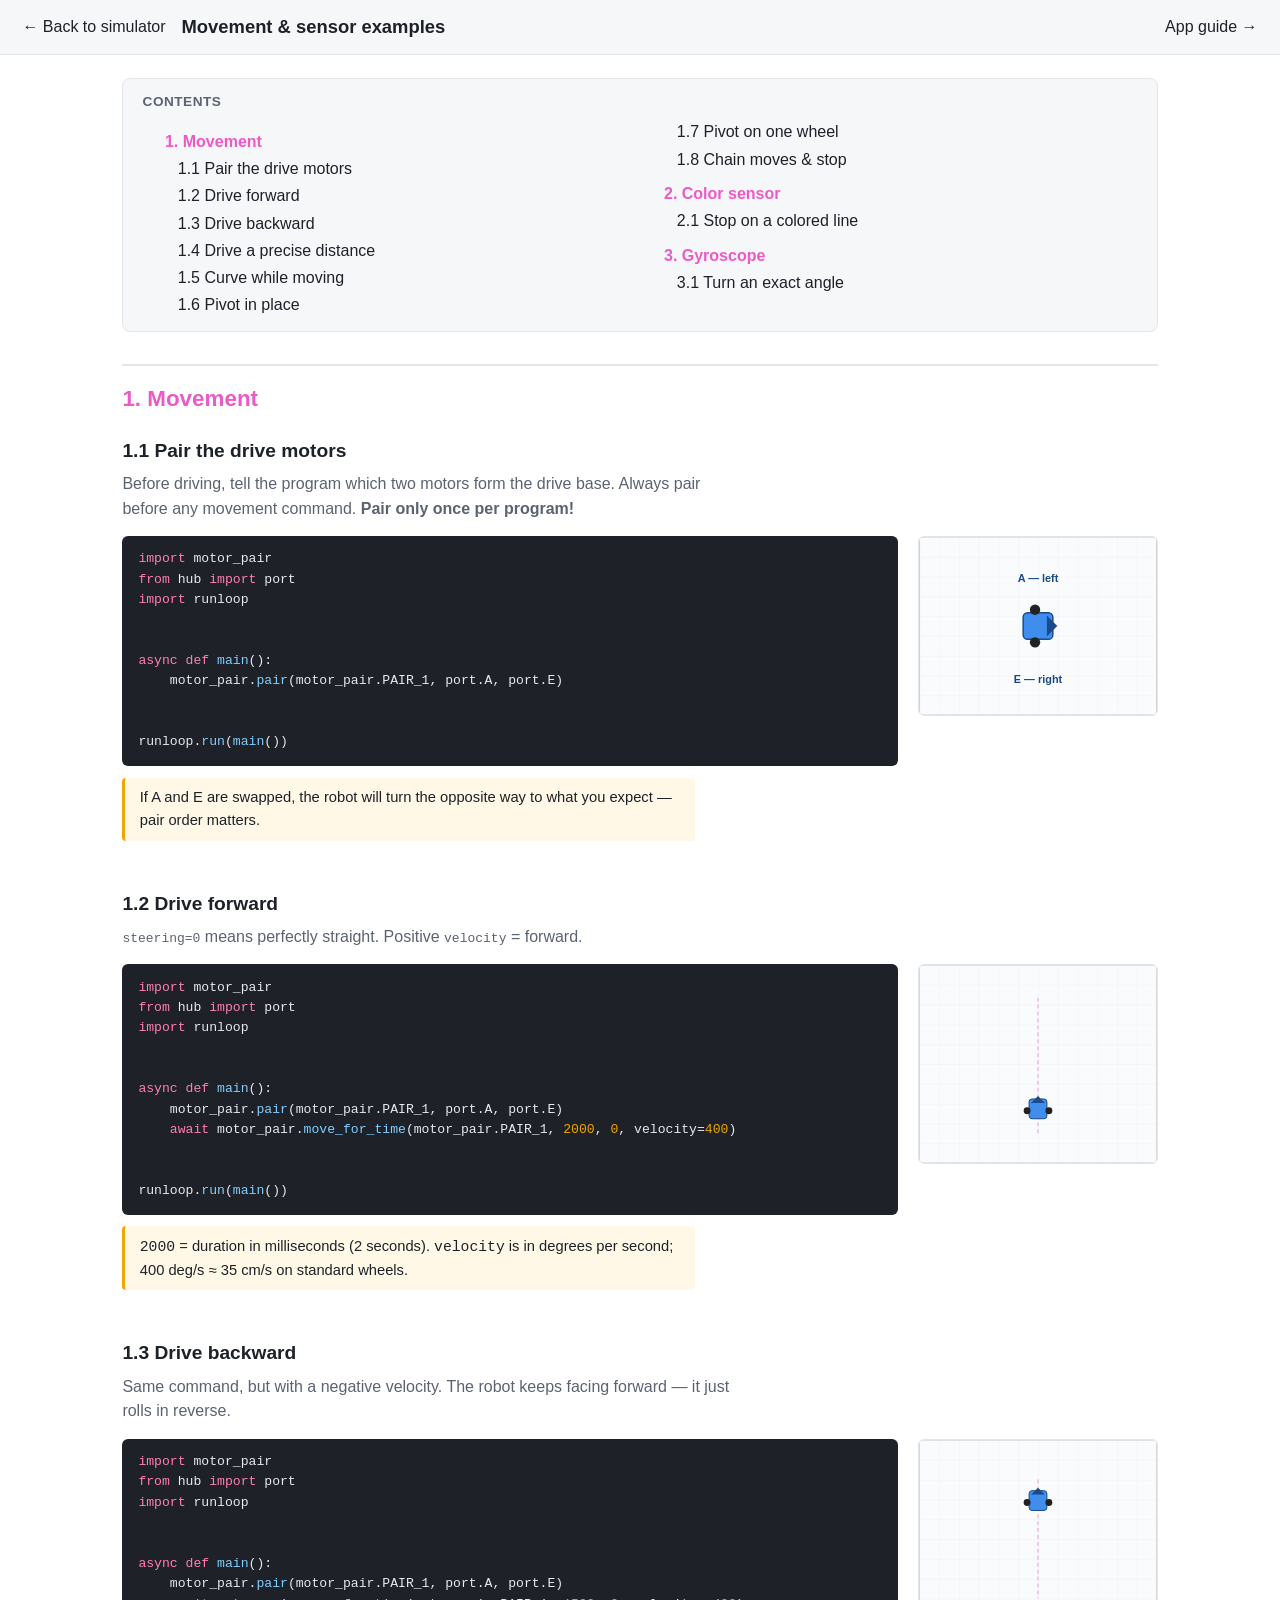
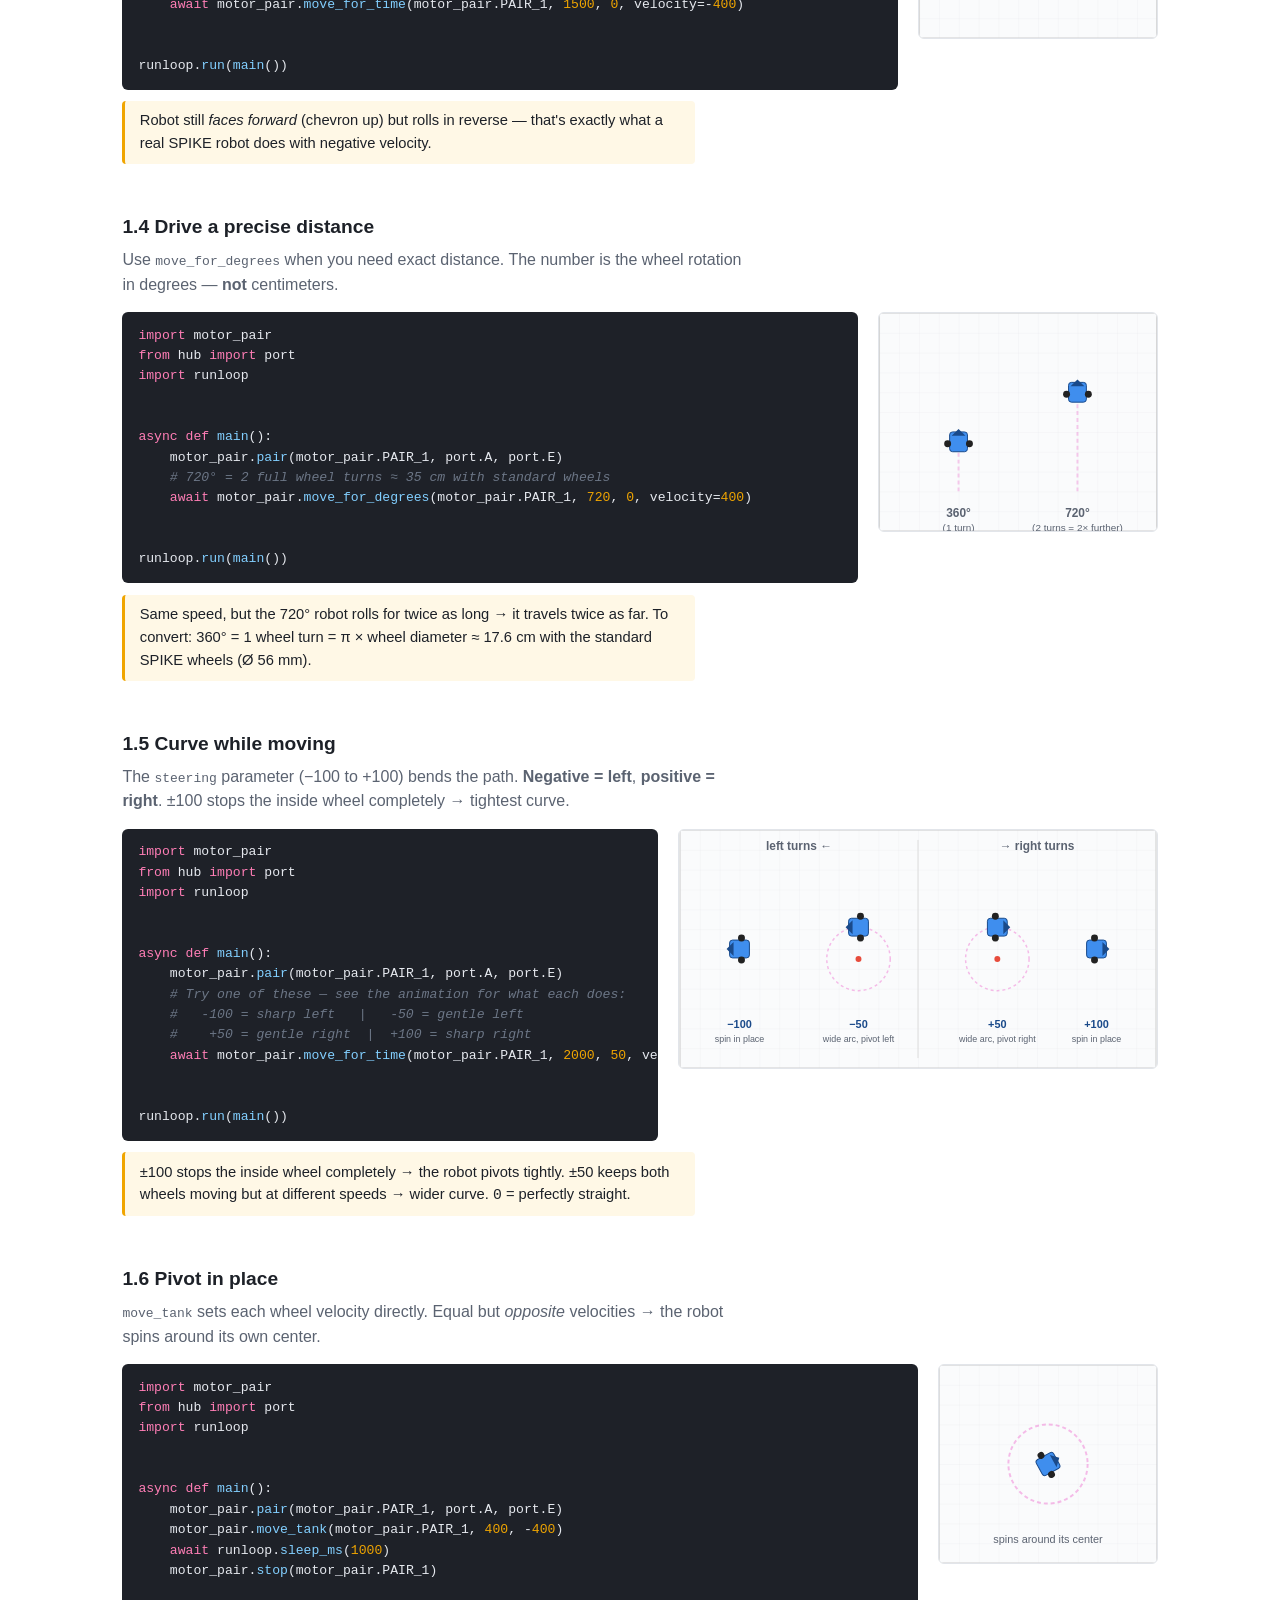
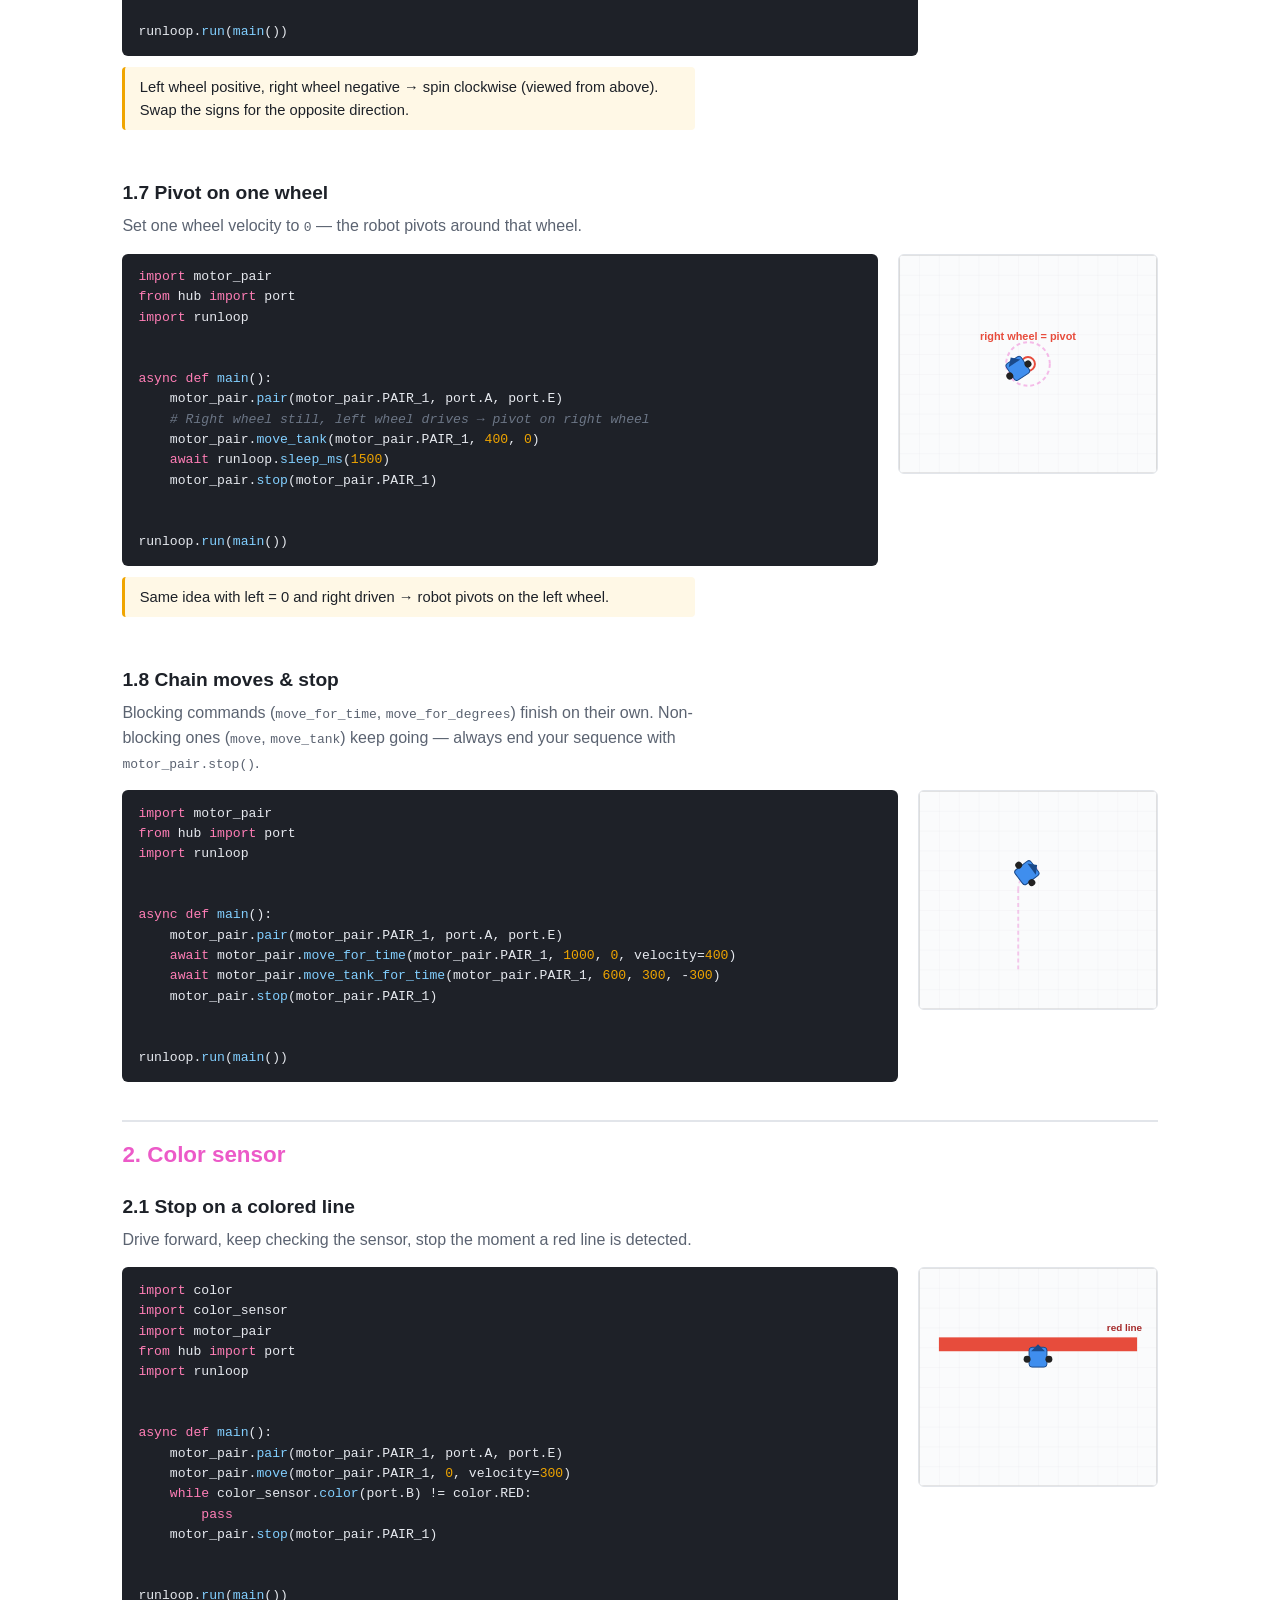
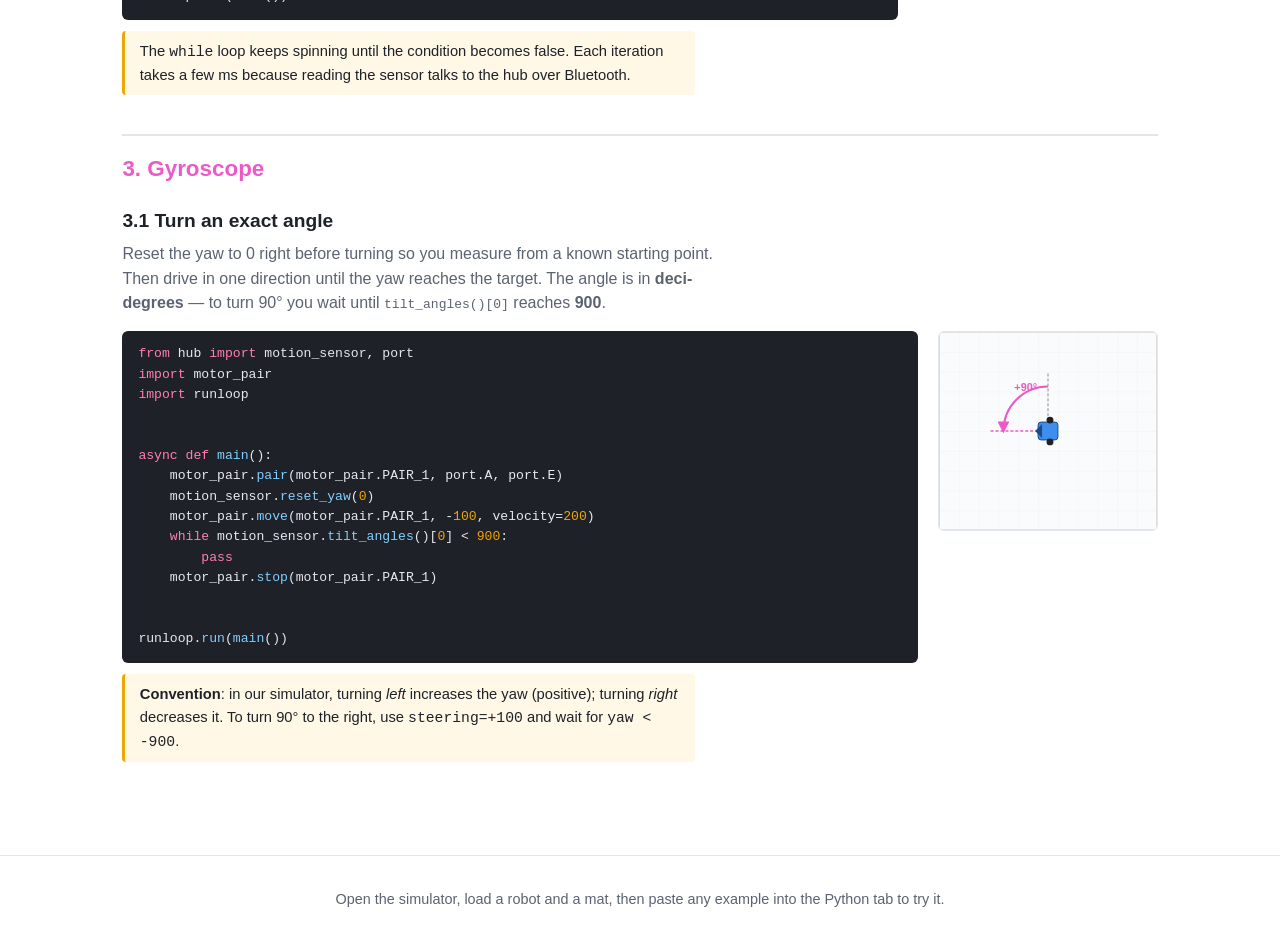
<file: docs.html>
<!DOCTYPE html>
<html lang="en">
<head>
  <meta charset="UTF-8" />
  <meta name="viewport" content="width=device-width, initial-scale=1.0" />
  <title>SPIKE Simulator — Help</title>
  <style>
    :root {
      --bg: #ffffff;
      --fg: #1d2128;
      --muted: #5b6371;
      --panel: #f6f7f9;
      --border: #e2e5ea;
      --accent: #ec5ac8;
      --code-bg: #1e2128;
      --code-fg: #e6e9ef;
      --kw:  #ff7eb6;
      --fn:  #82cfff;
      --num: #f0a500;
      --str: #a4d181;
      --com: #6c7686;
    }
    * { box-sizing: border-box; }
    body {
      margin: 0;
      font-family: -apple-system, BlinkMacSystemFont, "Segoe UI", Roboto, sans-serif;
      background: var(--bg);
      color: var(--fg);
      line-height: 1.55;
    }
    header.topbar {
      display: flex;
      align-items: center;
      gap: 1rem;
      padding: 0.8rem 1.4rem;
      border-bottom: 1px solid var(--border);
      background: var(--panel);
      position: sticky;
      top: 0;
      z-index: 5;
    }
    header.topbar a.back { color: var(--fg); text-decoration: none; font-weight: 500; }
    header.topbar a.back:hover { color: var(--accent); }
    header.topbar h1 { margin: 0; font-size: 1.15rem; font-weight: 600; }
    main { max-width: 1080px; margin: 0 auto; padding: 1.4rem; }

    nav.toc {
      background: var(--panel);
      border: 1px solid var(--border);
      border-radius: 8px;
      padding: 0.8rem 1.2rem;
      margin-bottom: 1.6rem;
    }
    nav.toc h3 {
      margin: 0 0 0.5rem;
      font-size: 0.85rem;
      text-transform: uppercase;
      letter-spacing: 0.5px;
      color: var(--muted);
    }
    nav.toc ol {
      margin: 0.4rem 0 0;
      padding-left: 1.4rem;
      list-style: none;
      column-count: 2;
      column-gap: 1.6rem;
    }
    nav.toc li { break-inside: avoid; margin: 0.15rem 0; padding-left: 0.8rem; }
    nav.toc a { color: var(--fg); text-decoration: none; }
    nav.toc a:hover { color: var(--accent); }
    nav.toc .group {
      margin-top: 0.6rem;
      padding-left: 0;
    }
    nav.toc .group a {
      font-weight: 700;
      color: var(--accent);
    }

    section.example {
      margin: 0 0 2.4rem;
      padding-top: 0.6rem;
      scroll-margin-top: 4rem;
    }
    section.example h2 {
      font-size: 1.2rem;
      margin: 0 0 0.4rem;
    }
    section.example .lede {
      color: var(--muted);
      margin: 0 0 0.9rem;
      max-width: 70ch;
    }
    .row {
      display: grid;
      grid-template-columns: minmax(0, 1fr) auto;
      gap: 1.2rem;
      align-items: start;
    }
    @media (max-width: 760px) {
      .row { grid-template-columns: 1fr; }
    }
    pre.code {
      background: var(--code-bg);
      color: var(--code-fg);
      padding: 0.85rem 1rem;
      border-radius: 6px;
      margin: 0;
      overflow-x: auto;
      font-family: "JetBrains Mono", "Fira Code", Consolas, monospace;
      font-size: 0.82rem;
      line-height: 1.55;
    }
    pre.code .kw  { color: var(--kw); }
    pre.code .fn  { color: var(--fn); }
    pre.code .num { color: var(--num); }
    pre.code .str { color: var(--str); }
    pre.code .com { color: var(--com); font-style: italic; }
    svg.diagram {
      background: #fafbfc;
      border: 1px solid var(--border);
      border-radius: 6px;
      display: block;
    }
    .note {
      background: #fff8e6;
      border-left: 3px solid #f0a500;
      padding: 0.55rem 0.9rem;
      margin: 0.7rem 0 0;
      border-radius: 4px;
      font-size: 0.92rem;
      max-width: 70ch;
    }
    .note.danger {
      background: #ffeef0;
      border-left-color: #e74c3c;
    }
    h2.group-title {
      margin: 2rem 0 0.6rem;
      padding-top: 1rem;
      border-top: 2px solid var(--border);
      font-size: 1.4rem;
      color: var(--accent);
    }
    footer {
      text-align: center;
      padding: 2rem 1rem;
      color: var(--muted);
      border-top: 1px solid var(--border);
      margin-top: 2rem;
      font-size: 0.9rem;
    }
  </style>
</head>
<body>

<!-- Shared SVG defs : robot facing +X with wheels on its sides (left wheel at -Y, right wheel at +Y). -->
<svg width="0" height="0" style="position:absolute" aria-hidden="true">
  <defs>
    <g id="robot">
      <!-- main body -->
      <rect x="-10" y="-9" width="20" height="18" rx="3" fill="#3f8eee" stroke="#1a4a8a" stroke-width="1"/>
      <!-- forward chevron (points to +X) -->
      <polygon points="13,0 6,-7 6,7" fill="#1a4a8a"/>
      <!-- side wheels (circles → rotation-symmetric so they look static under any rotation) -->
      <circle cx="-2" cy="-11" r="3.5" fill="#222"/>
      <circle cx="-2" cy="11"  r="3.5" fill="#222"/>
    </g>
    <pattern id="grid" width="20" height="20" patternUnits="userSpaceOnUse">
      <path d="M 20 0 L 0 0 0 20" fill="none" stroke="#e6e8ec" stroke-width="0.5"/>
    </pattern>
    <marker id="arr" viewBox="0 0 10 10" refX="8" refY="5" markerWidth="6" markerHeight="6" orient="auto">
      <path d="M 0 0 L 10 5 L 0 10 z" fill="#ec5ac8"/>
    </marker>
  </defs>
</svg>

<header class="topbar">
  <a class="back" href="index.html">← Back to simulator</a>
  <h1>Movement &amp; sensor examples</h1>
  <span style="flex:1"></span>
  <a class="back" href="usage.html">App guide →</a>
</header>

<main>

<nav class="toc">
  <h3>Contents</h3>
  <ol>
    <li class="group"><a href="#movement">1. Movement</a></li>
    <li><a href="#setup">1.1 Pair the drive motors</a></li>
    <li><a href="#forward">1.2 Drive forward</a></li>
    <li><a href="#backward">1.3 Drive backward</a></li>
    <li><a href="#degrees">1.4 Drive a precise distance</a></li>
    <li><a href="#steering">1.5 Curve while moving</a></li>
    <li><a href="#pivot">1.6 Pivot in place</a></li>
    <li><a href="#wheel">1.7 Pivot on one wheel</a></li>
    <li><a href="#stop">1.8 Chain moves &amp; stop</a></li>
    <li class="group"><a href="#color">2. Color sensor</a></li>
    <li><a href="#color-wait">2.1 Stop on a colored line</a></li>
    <li class="group"><a href="#gyroscope">3. Gyroscope</a></li>
    <li><a href="#gyro-turn">3.1 Turn an exact angle</a></li>
  </ol>
</nav>


<!-- ============================================================ -->
<h2 class="group-title" id="movement">1. Movement</h2>

<section class="example" id="setup">
  <h2>1.1 Pair the drive motors</h2>
  <p class="lede">Before driving, tell the program which two motors form the drive base. Always pair before any movement command. <strong>Pair only once per program!</strong></p>
  <div class="row">
    <pre class="code"><span class="kw">import</span> motor_pair
<span class="kw">from</span> hub <span class="kw">import</span> port
<span class="kw">import</span> runloop


<span class="kw">async def</span> <span class="fn">main</span>():
    motor_pair.<span class="fn">pair</span>(motor_pair.PAIR_1, port.A, port.E)


runloop.<span class="fn">run</span>(<span class="fn">main</span>())</pre>
    <svg class="diagram" width="240" height="180" viewBox="0 0 240 180">
      <rect width="100%" height="100%" fill="url(#grid)" stroke="#ccc"/>
      <use href="#robot" transform="translate(120 90) scale(1.5)"/>
      <text x="120" y="46" text-anchor="middle" font-size="11" fill="#1a4a8a" font-weight="600">A — left</text>
      <text x="120" y="148" text-anchor="middle" font-size="11" fill="#1a4a8a" font-weight="600">E — right</text>
    </svg>
  </div>
  <div class="note">If A and E are swapped, the robot will turn the opposite way to what you expect — pair order matters.</div>
</section>


<section class="example" id="forward">
  <h2>1.2 Drive forward</h2>
  <p class="lede"><code>steering=0</code> means perfectly straight. Positive <code>velocity</code> = forward.</p>
  <div class="row">
    <pre class="code"><span class="kw">import</span> motor_pair
<span class="kw">from</span> hub <span class="kw">import</span> port
<span class="kw">import</span> runloop


<span class="kw">async def</span> <span class="fn">main</span>():
    motor_pair.<span class="fn">pair</span>(motor_pair.PAIR_1, port.A, port.E)
    <span class="kw">await</span> motor_pair.<span class="fn">move_for_time</span>(motor_pair.PAIR_1, <span class="num">2000</span>, <span class="num">0</span>, velocity=<span class="num">400</span>)


runloop.<span class="fn">run</span>(<span class="fn">main</span>())</pre>
    <svg class="diagram" width="240" height="200" viewBox="0 0 240 200">
      <rect width="100%" height="100%" fill="url(#grid)" stroke="#ccc"/>
      <line x1="120" y1="170" x2="120" y2="30" stroke="#ec5ac8" stroke-width="2" opacity="0.3" stroke-dasharray="4 3"/>
      <g>
        <use href="#robot" transform="rotate(-90)"/>
        <animateMotion dur="2s" repeatCount="indefinite" keyTimes="0;0.85;1" keyPoints="0;1;1" calcMode="linear" path="M 120,170 L 120,30"/>
      </g>
    </svg>
  </div>
  <div class="note"><code>2000</code> = duration in milliseconds (2 seconds). <code>velocity</code> is in degrees per second; 400 deg/s ≈ 35 cm/s on standard wheels.</div>
</section>


<section class="example" id="backward">
  <h2>1.3 Drive backward</h2>
  <p class="lede">Same command, but with a negative velocity. The robot keeps facing forward — it just rolls in reverse.</p>
  <div class="row">
    <pre class="code"><span class="kw">import</span> motor_pair
<span class="kw">from</span> hub <span class="kw">import</span> port
<span class="kw">import</span> runloop


<span class="kw">async def</span> <span class="fn">main</span>():
    motor_pair.<span class="fn">pair</span>(motor_pair.PAIR_1, port.A, port.E)
    <span class="kw">await</span> motor_pair.<span class="fn">move_for_time</span>(motor_pair.PAIR_1, <span class="num">1500</span>, <span class="num">0</span>, velocity=-<span class="num">400</span>)


runloop.<span class="fn">run</span>(<span class="fn">main</span>())</pre>
    <svg class="diagram" width="240" height="200" viewBox="0 0 240 200">
      <rect width="100%" height="100%" fill="url(#grid)" stroke="#ccc"/>
      <line x1="120" y1="40" x2="120" y2="160" stroke="#ec5ac8" stroke-width="2" opacity="0.3" stroke-dasharray="4 3"/>
      <g>
        <use href="#robot" transform="rotate(-90)"/>
        <animateMotion dur="2s" repeatCount="indefinite" keyTimes="0;0.85;1" keyPoints="0;1;1" calcMode="linear" path="M 120,40 L 120,160"/>
      </g>
    </svg>
  </div>
  <div class="note">Robot still <em>faces forward</em> (chevron up) but rolls in reverse — that's exactly what a real SPIKE robot does with negative velocity.</div>
</section>


<section class="example" id="degrees">
  <h2>1.4 Drive a precise distance</h2>
  <p class="lede">Use <code>move_for_degrees</code> when you need exact distance. The number is the wheel rotation in degrees — <strong>not</strong> centimeters.</p>
  <div class="row">
    <pre class="code"><span class="kw">import</span> motor_pair
<span class="kw">from</span> hub <span class="kw">import</span> port
<span class="kw">import</span> runloop


<span class="kw">async def</span> <span class="fn">main</span>():
    motor_pair.<span class="fn">pair</span>(motor_pair.PAIR_1, port.A, port.E)
    <span class="com"># 720° = 2 full wheel turns ≈ 35 cm with standard wheels</span>
    <span class="kw">await</span> motor_pair.<span class="fn">move_for_degrees</span>(motor_pair.PAIR_1, <span class="num">720</span>, <span class="num">0</span>, velocity=<span class="num">400</span>)


runloop.<span class="fn">run</span>(<span class="fn">main</span>())</pre>
    <svg class="diagram" width="280" height="220" viewBox="0 0 280 220">
      <rect width="100%" height="100%" fill="url(#grid)" stroke="#ccc"/>
      <!-- 360° robot on the left : moves 50 px (1 wheel rotation) -->
      <line x1="80"  y1="180" x2="80"  y2="130" stroke="#ec5ac8" stroke-width="2" opacity="0.3" stroke-dasharray="4 3"/>
      <text x="80"  y="206" text-anchor="middle" font-size="12" fill="#5b6371" font-weight="600">360°</text>
      <text x="80"  y="220" text-anchor="middle" font-size="10" fill="#5b6371">(1 turn)</text>
      <g>
        <use href="#robot" transform="rotate(-90)"/>
        <animateMotion dur="3s" repeatCount="indefinite" keyTimes="0;0.33;1" keyPoints="0;1;1" calcMode="linear" path="M 80,180 L 80,130"/>
      </g>
      <!-- 720° robot on the right : same speed, but goes twice as far (100 px in 2/3 of the cycle) -->
      <line x1="200" y1="180" x2="200" y2="80"  stroke="#ec5ac8" stroke-width="2" opacity="0.3" stroke-dasharray="4 3"/>
      <text x="200" y="206" text-anchor="middle" font-size="12" fill="#5b6371" font-weight="600">720°</text>
      <text x="200" y="220" text-anchor="middle" font-size="10" fill="#5b6371">(2 turns = 2× further)</text>
      <g>
        <use href="#robot" transform="rotate(-90)"/>
        <animateMotion dur="3s" repeatCount="indefinite" keyTimes="0;0.66;1" keyPoints="0;1;1" calcMode="linear" path="M 200,180 L 200,80"/>
      </g>
    </svg>
  </div>
  <div class="note">Same speed, but the 720° robot rolls for twice as long → it travels twice as far. To convert: 360° = 1 wheel turn = π × wheel diameter ≈ 17.6 cm with the standard SPIKE wheels (Ø 56 mm).</div>
</section>


<section class="example" id="steering">
  <h2>1.5 Curve while moving</h2>
  <p class="lede">The <code>steering</code> parameter (−100 to +100) bends the path. <strong>Negative = left</strong>, <strong>positive = right</strong>. ±100 stops the inside wheel completely → tightest curve.</p>
  <div class="row">
    <pre class="code"><span class="kw">import</span> motor_pair
<span class="kw">from</span> hub <span class="kw">import</span> port
<span class="kw">import</span> runloop


<span class="kw">async def</span> <span class="fn">main</span>():
    motor_pair.<span class="fn">pair</span>(motor_pair.PAIR_1, port.A, port.E)
    <span class="com"># Try one of these — see the animation for what each does:</span>
    <span class="com">#   -100 = sharp left   |   -50 = gentle left</span>
    <span class="com">#    +50 = gentle right  |  +100 = sharp right</span>
    <span class="kw">await</span> motor_pair.<span class="fn">move_for_time</span>(motor_pair.PAIR_1, <span class="num">2000</span>, <span class="num">50</span>, velocity=<span class="num">400</span>)


runloop.<span class="fn">run</span>(<span class="fn">main</span>())</pre>
    <svg class="diagram" width="480" height="240" viewBox="0 0 480 240">
      <rect width="100%" height="100%" fill="url(#grid)" stroke="#ccc"/>
      <!-- Heading labels -->
      <text x="120" y="20" text-anchor="middle" font-size="12" fill="#5b6371" font-weight="600">left turns ←</text>
      <text x="360" y="20" text-anchor="middle" font-size="12" fill="#5b6371" font-weight="600">→ right turns</text>
      <line x1="240" y1="10" x2="240" y2="230" stroke="#ddd" stroke-width="1"/>

      <!-- Pivot markers (red dots) and arc radius hints -->
      <!-- ±100 : centre of rotation = the robot itself -->
      <circle cx="60"  cy="120" r="3" fill="#e74c3c"/>
      <circle cx="420" cy="120" r="3" fill="#e74c3c"/>
      <!-- ±50 : centre of rotation is OUTSIDE the inner wheel, on the inside of the curve -->
      <circle cx="180" cy="130" r="3" fill="#e74c3c"/>
      <circle cx="180" cy="130" r="32" fill="none" stroke="#ec5ac8" stroke-width="1.5" stroke-dasharray="3 3" opacity="0.4"/>
      <circle cx="320" cy="130" r="3" fill="#e74c3c"/>
      <circle cx="320" cy="130" r="32" fill="none" stroke="#ec5ac8" stroke-width="1.5" stroke-dasharray="3 3" opacity="0.4"/>

      <!-- −100 : robot spins 90° CCW around its own centre (no translation) -->
      <g transform="translate(60 120)">
        <use href="#robot" transform="rotate(-90)"/>
        <animateTransform attributeName="transform" type="rotate" values="0;-90;-90" keyTimes="0;0.6;1" dur="3s" repeatCount="indefinite" additive="sum"/>
      </g>

      <!-- −50 : robot orbits a pivot 32 px to its left (well past the left wheel which is only 11 px out) -->
      <g transform="translate(180 130)">
        <use href="#robot" transform="translate(32 0) rotate(-90)"/>
        <animateTransform attributeName="transform" type="rotate" values="0;-90;-90" keyTimes="0;0.6;1" dur="3s" repeatCount="indefinite" additive="sum"/>
      </g>

      <!-- +50 : symmetric — robot orbits a pivot 32 px to its right -->
      <g transform="translate(320 130)">
        <use href="#robot" transform="translate(-32 0) rotate(-90)"/>
        <animateTransform attributeName="transform" type="rotate" values="0;90;90" keyTimes="0;0.6;1" dur="3s" repeatCount="indefinite" additive="sum"/>
      </g>

      <!-- +100 : robot spins 90° CW around its own centre (no translation) -->
      <g transform="translate(420 120)">
        <use href="#robot" transform="rotate(-90)"/>
        <animateTransform attributeName="transform" type="rotate" values="0;90;90" keyTimes="0;0.6;1" dur="3s" repeatCount="indefinite" additive="sum"/>
      </g>

      <!-- Steering value labels -->
      <text x="60"  y="200" text-anchor="middle" font-size="11" fill="#1a4a8a" font-weight="600">−100</text>
      <text x="60"  y="214" text-anchor="middle" font-size="9"  fill="#5b6371">spin in place</text>
      <text x="180" y="200" text-anchor="middle" font-size="11" fill="#1a4a8a" font-weight="600">−50</text>
      <text x="180" y="214" text-anchor="middle" font-size="9"  fill="#5b6371">wide arc, pivot left</text>
      <text x="320" y="200" text-anchor="middle" font-size="11" fill="#1a4a8a" font-weight="600">+50</text>
      <text x="320" y="214" text-anchor="middle" font-size="9"  fill="#5b6371">wide arc, pivot right</text>
      <text x="420" y="200" text-anchor="middle" font-size="11" fill="#1a4a8a" font-weight="600">+100</text>
      <text x="420" y="214" text-anchor="middle" font-size="9"  fill="#5b6371">spin in place</text>
    </svg>
  </div>
  <div class="note">±100 stops the inside wheel completely → the robot pivots tightly. ±50 keeps both wheels moving but at different speeds → wider curve. <code>0</code> = perfectly straight.</div>
</section>


<section class="example" id="pivot">
  <h2>1.6 Pivot in place</h2>
  <p class="lede"><code>move_tank</code> sets each wheel velocity directly. Equal but <em>opposite</em> velocities → the robot spins around its own center.</p>
  <div class="row">
    <pre class="code"><span class="kw">import</span> motor_pair
<span class="kw">from</span> hub <span class="kw">import</span> port
<span class="kw">import</span> runloop


<span class="kw">async def</span> <span class="fn">main</span>():
    motor_pair.<span class="fn">pair</span>(motor_pair.PAIR_1, port.A, port.E)
    motor_pair.<span class="fn">move_tank</span>(motor_pair.PAIR_1, <span class="num">400</span>, -<span class="num">400</span>)
    <span class="kw">await</span> runloop.<span class="fn">sleep_ms</span>(<span class="num">1000</span>)
    motor_pair.<span class="fn">stop</span>(motor_pair.PAIR_1)


runloop.<span class="fn">run</span>(<span class="fn">main</span>())</pre>
    <svg class="diagram" width="220" height="200" viewBox="0 0 220 200">
      <rect width="100%" height="100%" fill="url(#grid)" stroke="#ccc"/>
      <circle cx="110" cy="100" r="40" fill="none" stroke="#ec5ac8" stroke-width="2" stroke-dasharray="4 3" opacity="0.4"/>
      <g transform="translate(110 100)">
        <use href="#robot"/>
        <animateTransform attributeName="transform" type="rotate" from="0" to="360" dur="2.5s" repeatCount="indefinite" additive="sum"/>
      </g>
      <text x="110" y="180" text-anchor="middle" font-size="11" fill="#5b6371">spins around its center</text>
    </svg>
  </div>
  <div class="note">Left wheel positive, right wheel negative → spin clockwise (viewed from above). Swap the signs for the opposite direction.</div>
</section>


<section class="example" id="wheel">
  <h2>1.7 Pivot on one wheel</h2>
  <p class="lede">Set one wheel velocity to <code>0</code> — the robot pivots around that wheel.</p>
  <div class="row">
    <pre class="code"><span class="kw">import</span> motor_pair
<span class="kw">from</span> hub <span class="kw">import</span> port
<span class="kw">import</span> runloop


<span class="kw">async def</span> <span class="fn">main</span>():
    motor_pair.<span class="fn">pair</span>(motor_pair.PAIR_1, port.A, port.E)
    <span class="com"># Right wheel still, left wheel drives → pivot on right wheel</span>
    motor_pair.<span class="fn">move_tank</span>(motor_pair.PAIR_1, <span class="num">400</span>, <span class="num">0</span>)
    <span class="kw">await</span> runloop.<span class="fn">sleep_ms</span>(<span class="num">1500</span>)
    motor_pair.<span class="fn">stop</span>(motor_pair.PAIR_1)


runloop.<span class="fn">run</span>(<span class="fn">main</span>())</pre>
    <svg class="diagram" width="260" height="220" viewBox="0 0 260 220">
      <rect width="100%" height="100%" fill="url(#grid)" stroke="#ccc"/>
      <!-- Trajectory traced by the body (left wheel) around the pivot, radius 22 -->
      <circle cx="130" cy="110" r="22" fill="none" stroke="#ec5ac8" stroke-width="2" stroke-dasharray="4 3" opacity="0.4"/>
      <!-- Static highlight ring on the still wheel (the actual pivot point) -->
      <circle cx="130" cy="110" r="7" fill="none" stroke="#e74c3c" stroke-width="2"/>
      <text x="130" y="86" text-anchor="middle" font-size="11" fill="#e74c3c" font-weight="600">right wheel = pivot</text>
      <!-- Robot rotates around (130, 110). Right wheel of robot is at symbol coords (-2, 11),
           so we offset the use by (+2, -11) so the right wheel ends up at the pivot at angle 0. -->
      <g transform="translate(130 110)">
        <use href="#robot" transform="translate(2 -11)"/>
        <animateTransform attributeName="transform" type="rotate" from="0" to="360" dur="3.5s" repeatCount="indefinite" additive="sum"/>
      </g>
    </svg>
  </div>
  <div class="note">Same idea with left = 0 and right driven → robot pivots on the left wheel.</div>
</section>


<section class="example" id="stop">
  <h2>1.8 Chain moves &amp; stop</h2>
  <p class="lede">Blocking commands (<code>move_for_time</code>, <code>move_for_degrees</code>) finish on their own. Non-blocking ones (<code>move</code>, <code>move_tank</code>) keep going — always end your sequence with <code>motor_pair.stop()</code>.</p>
  <div class="row">
    <pre class="code"><span class="kw">import</span> motor_pair
<span class="kw">from</span> hub <span class="kw">import</span> port
<span class="kw">import</span> runloop


<span class="kw">async def</span> <span class="fn">main</span>():
    motor_pair.<span class="fn">pair</span>(motor_pair.PAIR_1, port.A, port.E)
    <span class="kw">await</span> motor_pair.<span class="fn">move_for_time</span>(motor_pair.PAIR_1, <span class="num">1000</span>, <span class="num">0</span>, velocity=<span class="num">400</span>)
    <span class="kw">await</span> motor_pair.<span class="fn">move_tank_for_time</span>(motor_pair.PAIR_1, <span class="num">600</span>, <span class="num">300</span>, -<span class="num">300</span>)
    motor_pair.<span class="fn">stop</span>(motor_pair.PAIR_1)


runloop.<span class="fn">run</span>(<span class="fn">main</span>())</pre>
    <svg class="diagram" width="240" height="220" viewBox="0 0 240 220">
      <rect width="100%" height="100%" fill="url(#grid)" stroke="#ccc"/>
      <line x1="100" y1="180" x2="100" y2="100" stroke="#ec5ac8" stroke-width="2" opacity="0.3" stroke-dasharray="4 3"/>
      <path d="M 100,100 A 22 22 0 0 1 122,78" fill="none" stroke="#ec5ac8" stroke-width="2" opacity="0.3" stroke-dasharray="4 3"/>
      <g>
        <use href="#robot"/>
        <animateMotion dur="3.5s" repeatCount="indefinite" rotate="auto" keyTimes="0;0.45;0.75;0.9;1" keyPoints="0;0.6;1;1;1" calcMode="linear" path="M 100,180 L 100,100 A 22 22 0 0 1 122,78"/>
      </g>
    </svg>
  </div>
</section>


<!-- ============================================================ -->
<h2 class="group-title" id="color">2. Color sensor</h2>

<section class="example" id="color-wait">
  <h2>2.1 Stop on a colored line</h2>
  <p class="lede">Drive forward, keep checking the sensor, stop the moment a red line is detected.</p>
  <div class="row">
    <pre class="code"><span class="kw">import</span> color
<span class="kw">import</span> color_sensor
<span class="kw">import</span> motor_pair
<span class="kw">from</span> hub <span class="kw">import</span> port
<span class="kw">import</span> runloop


<span class="kw">async def</span> <span class="fn">main</span>():
    motor_pair.<span class="fn">pair</span>(motor_pair.PAIR_1, port.A, port.E)
    motor_pair.<span class="fn">move</span>(motor_pair.PAIR_1, <span class="num">0</span>, velocity=<span class="num">300</span>)
    <span class="kw">while</span> color_sensor.<span class="fn">color</span>(port.B) != color.RED:
        <span class="kw">pass</span>
    motor_pair.<span class="fn">stop</span>(motor_pair.PAIR_1)


runloop.<span class="fn">run</span>(<span class="fn">main</span>())</pre>
    <svg class="diagram" width="240" height="220" viewBox="0 0 240 220">
      <rect width="100%" height="100%" fill="url(#grid)" stroke="#ccc"/>
      <rect x="20" y="70" width="200" height="14" fill="#e74c3c"/>
      <text x="225" y="64" font-size="10" fill="#a52a2a" text-anchor="end" font-weight="600">red line</text>
      <g>
        <use href="#robot" transform="rotate(-90)"/>
        <animateMotion dur="3s" repeatCount="indefinite" keyTimes="0;0.7;1" keyPoints="0;1;1" calcMode="linear" path="M 120,190 L 120,90"/>
      </g>
    </svg>
  </div>
  <div class="note">The <code>while</code> loop keeps spinning until the condition becomes false. Each iteration takes a few ms because reading the sensor talks to the hub over Bluetooth.</div>
</section>


<!-- ============================================================ -->
<h2 class="group-title" id="gyroscope">3. Gyroscope</h2>

<section class="example" id="gyro-turn">
  <h2>3.1 Turn an exact angle</h2>
  <p class="lede">Reset the yaw to 0 right before turning so you measure from a known starting point. Then drive in one direction until the yaw reaches the target. The angle is in <strong>deci-degrees</strong> — to turn 90° you wait until <code>tilt_angles()[0]</code> reaches <strong>900</strong>.</p>
  <div class="row">
    <pre class="code"><span class="kw">from</span> hub <span class="kw">import</span> motion_sensor, port
<span class="kw">import</span> motor_pair
<span class="kw">import</span> runloop


<span class="kw">async def</span> <span class="fn">main</span>():
    motor_pair.<span class="fn">pair</span>(motor_pair.PAIR_1, port.A, port.E)
    motion_sensor.<span class="fn">reset_yaw</span>(<span class="num">0</span>)
    motor_pair.<span class="fn">move</span>(motor_pair.PAIR_1, -<span class="num">100</span>, velocity=<span class="num">200</span>)
    <span class="kw">while</span> motion_sensor.<span class="fn">tilt_angles</span>()[<span class="num">0</span>] &lt; <span class="num">900</span>:
        <span class="kw">pass</span>
    motor_pair.<span class="fn">stop</span>(motor_pair.PAIR_1)


runloop.<span class="fn">run</span>(<span class="fn">main</span>())</pre>
    <svg class="diagram" width="220" height="200" viewBox="0 0 220 200">
      <rect width="100%" height="100%" fill="url(#grid)" stroke="#ccc"/>
      <path d="M 110,100 L 110,40" stroke="#888" stroke-width="1" stroke-dasharray="3 2"/>
      <path d="M 110,100 L 50,100" stroke="#ec5ac8" stroke-width="1.5" stroke-dasharray="3 2"/>
      <path d="M 110,55 A 45 45 0 0 0 65,100" fill="none" stroke="#ec5ac8" stroke-width="2" marker-end="url(#arr)"/>
      <text x="76" y="60" font-size="11" fill="#ec5ac8" font-weight="600">+90°</text>
      <!-- Robot rotates from -90 (up) to -180 (left), holds, then SNAPS back to -90 -->
      <g transform="translate(110 100)">
        <use href="#robot"/>
        <animateTransform attributeName="transform" type="rotate" values="-90;-180;-180" keyTimes="0;0.5;1" dur="3s" repeatCount="indefinite" additive="sum"/>
      </g>
    </svg>
  </div>
  <div class="note"><strong>Convention</strong>: in our simulator, turning <em>left</em> increases the yaw (positive); turning <em>right</em> decreases it. To turn 90° to the right, use <code>steering=+100</code> and wait for <code>yaw &lt; -900</code>.</div>
</section>


</main>

<footer>
  Open the simulator, load a robot and a mat, then paste any example into the Python tab to try it.
</footer>

</body>
</html>
</file>
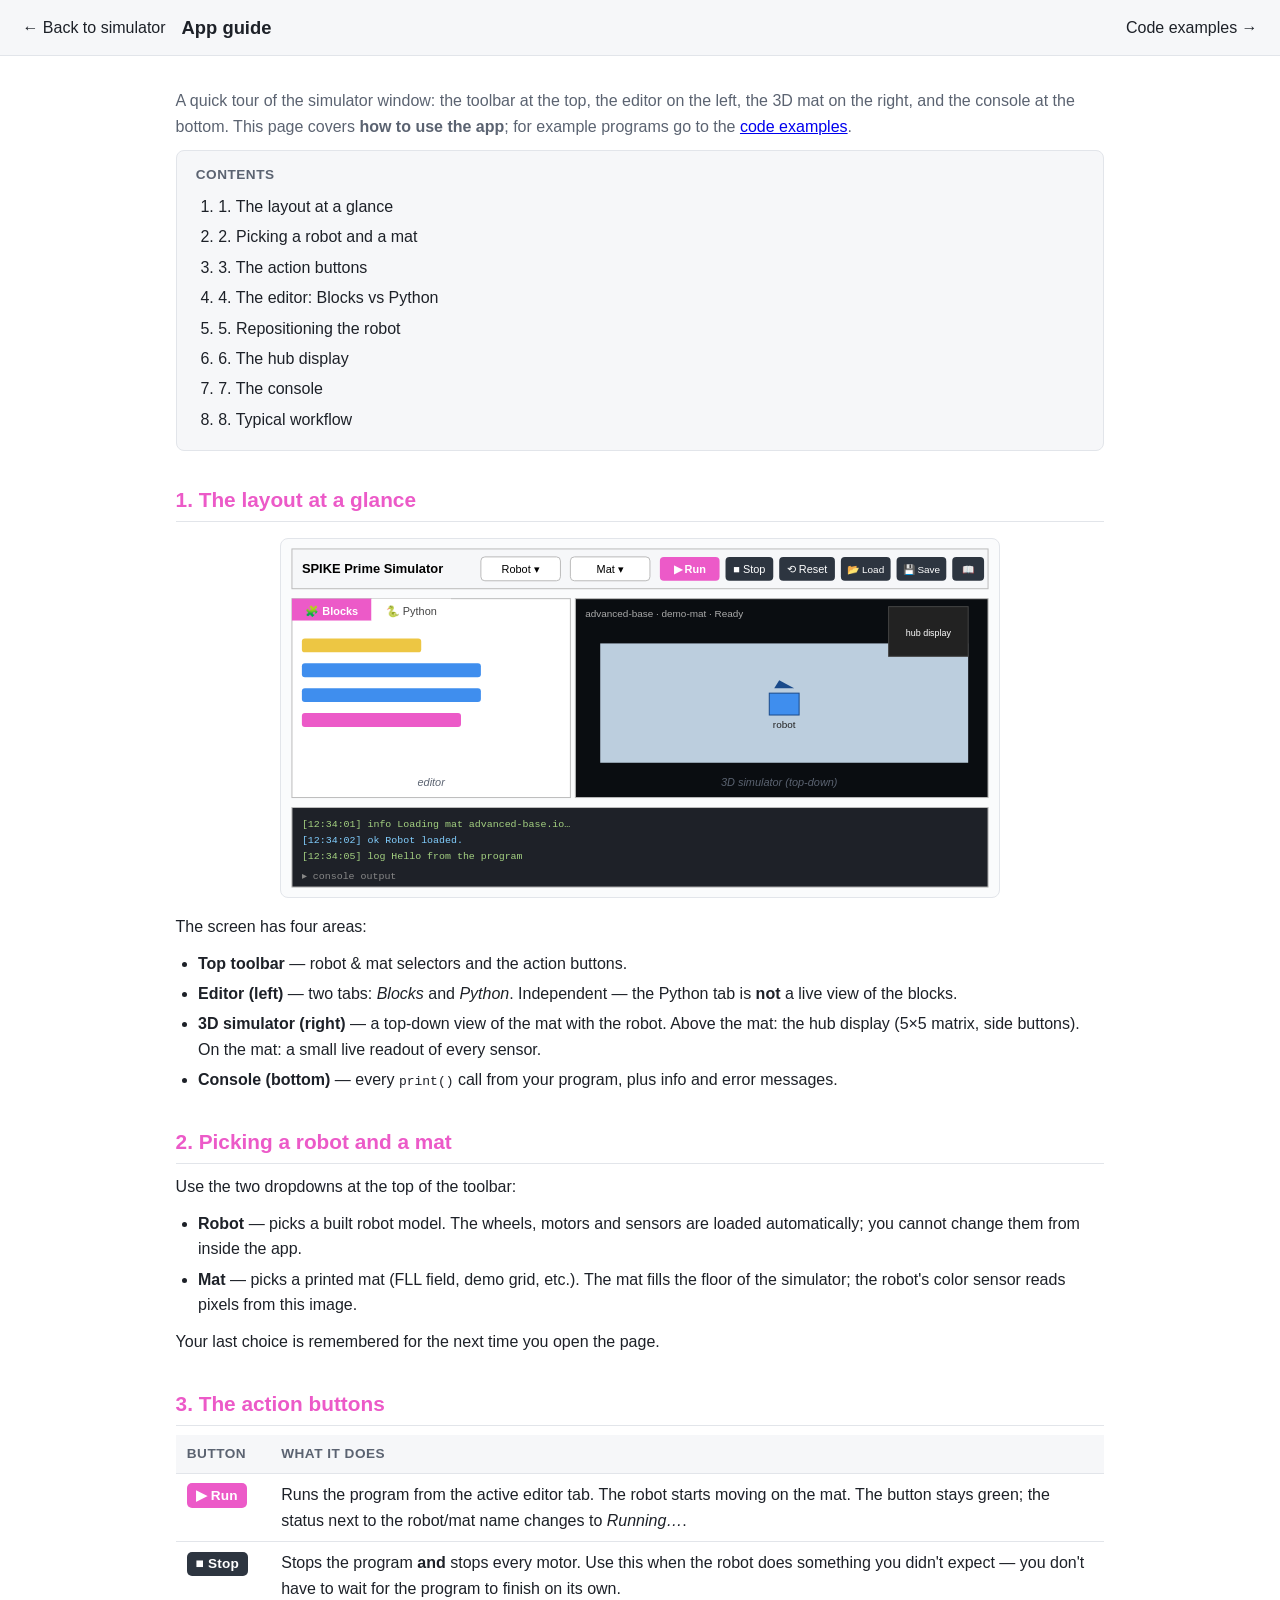
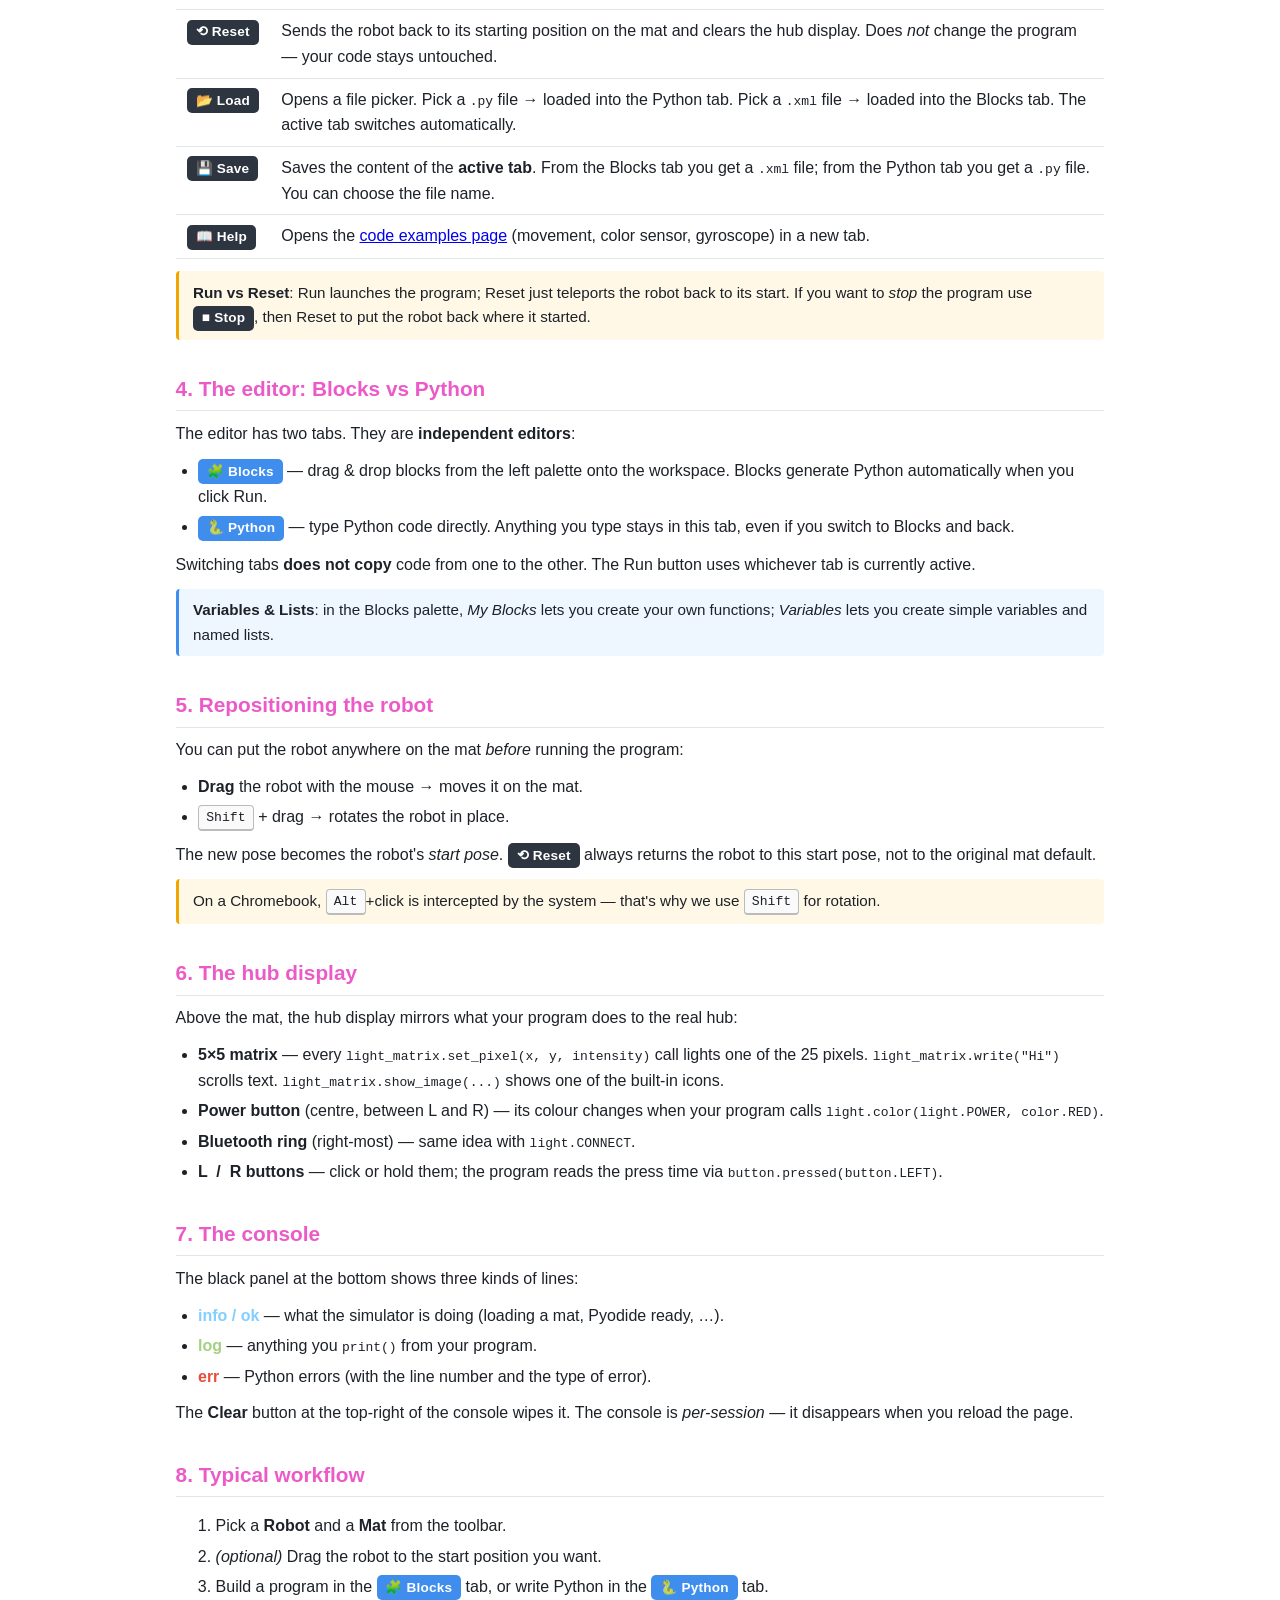
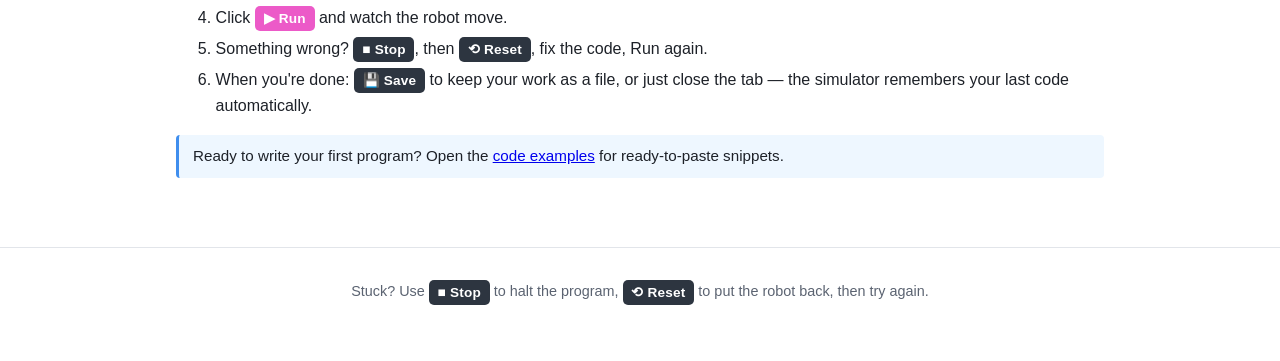
<file: usage.html>
<!DOCTYPE html>
<html lang="en">
<head>
  <meta charset="UTF-8" />
  <meta name="viewport" content="width=device-width, initial-scale=1.0" />
  <title>SPIKE Simulator — App guide</title>
  <style>
    :root {
      --bg: #ffffff;
      --fg: #1d2128;
      --muted: #5b6371;
      --panel: #f6f7f9;
      --border: #e2e5ea;
      --accent: #ec5ac8;
      --accent-2: #3f8eee;
    }
    * { box-sizing: border-box; }
    body {
      margin: 0;
      font-family: -apple-system, BlinkMacSystemFont, "Segoe UI", Roboto, sans-serif;
      background: var(--bg);
      color: var(--fg);
      line-height: 1.6;
    }
    header.topbar {
      display: flex;
      align-items: center;
      gap: 1rem;
      padding: 0.8rem 1.4rem;
      border-bottom: 1px solid var(--border);
      background: var(--panel);
      position: sticky;
      top: 0;
      z-index: 5;
    }
    header.topbar a { color: var(--fg); text-decoration: none; font-weight: 500; }
    header.topbar a:hover { color: var(--accent); }
    header.topbar h1 { margin: 0; font-size: 1.15rem; font-weight: 600; }
    header.topbar .spacer { flex: 1; }
    main { max-width: 980px; margin: 0 auto; padding: 1.6rem; }

    h2 { margin: 2rem 0 0.6rem; font-size: 1.3rem; color: var(--accent); border-bottom: 1px solid var(--border); padding-bottom: 0.3rem; }
    h3 { margin: 1.4rem 0 0.4rem; font-size: 1.05rem; }
    p { margin: 0.4rem 0 0.7rem; }
    p.lede { color: var(--muted); }
    ul { margin: 0.4rem 0 0.7rem; padding-left: 1.4rem; }
    li { margin: 0.3rem 0; }

    /* Inline button-like badge for referencing UI buttons */
    .btn-ref {
      display: inline-block;
      padding: 0.1rem 0.55rem;
      border-radius: 5px;
      background: #2d3540;
      color: #fff;
      font-size: 0.85rem;
      font-weight: 600;
      vertical-align: middle;
      letter-spacing: 0.2px;
      white-space: nowrap;
    }
    .btn-ref.primary { background: var(--accent); }
    .btn-ref.alt { background: var(--accent-2); }
    .btn-ref.warn { background: #f0a500; color: #2d2300; }

    .key {
      display: inline-block;
      padding: 0.05rem 0.45rem;
      border: 1px solid #bbb;
      border-bottom-width: 2px;
      border-radius: 4px;
      background: #fafafa;
      font-family: "JetBrains Mono", Consolas, monospace;
      font-size: 0.82rem;
      vertical-align: middle;
    }

    .tip {
      background: #eef7ff;
      border-left: 3px solid var(--accent-2);
      padding: 0.6rem 0.9rem;
      margin: 0.7rem 0;
      border-radius: 4px;
      font-size: 0.95rem;
    }
    .warn {
      background: #fff8e6;
      border-left: 3px solid #f0a500;
      padding: 0.6rem 0.9rem;
      margin: 0.7rem 0;
      border-radius: 4px;
      font-size: 0.95rem;
    }

    .layout-diagram {
      display: block;
      margin: 1rem auto;
      max-width: 100%;
      background: #fafbfc;
      border: 1px solid var(--border);
      border-radius: 8px;
    }

    nav.toc {
      background: var(--panel);
      border: 1px solid var(--border);
      border-radius: 8px;
      padding: 0.8rem 1.2rem;
      margin-bottom: 1.6rem;
    }
    nav.toc h3 { margin: 0 0 0.5rem; font-size: 0.85rem; text-transform: uppercase; letter-spacing: 0.5px; color: var(--muted); }
    nav.toc ol { margin: 0.4rem 0 0; padding-left: 1.4rem; }
    nav.toc a { color: var(--fg); text-decoration: none; }
    nav.toc a:hover { color: var(--accent); }

    table.button-table {
      width: 100%;
      border-collapse: collapse;
      margin: 0.6rem 0 0.8rem;
    }
    table.button-table th, table.button-table td {
      padding: 0.5rem 0.7rem;
      border-bottom: 1px solid var(--border);
      text-align: left;
      vertical-align: top;
    }
    table.button-table th {
      background: var(--panel);
      font-size: 0.85rem;
      color: var(--muted);
      text-transform: uppercase;
      letter-spacing: 0.5px;
    }
    table.button-table td:first-child { white-space: nowrap; width: 1%; }

    footer {
      text-align: center;
      padding: 2rem 1rem;
      color: var(--muted);
      border-top: 1px solid var(--border);
      margin-top: 2rem;
      font-size: 0.9rem;
    }
  </style>
</head>
<body>

<header class="topbar">
  <a href="index.html">← Back to simulator</a>
  <h1>App guide</h1>
  <span class="spacer"></span>
  <a href="docs.html">Code examples →</a>
</header>

<main>

<p class="lede">A quick tour of the simulator window: the toolbar at the top, the editor on the left, the 3D mat on the right, and the console at the bottom. This page covers <strong>how to use the app</strong>; for example programs go to the <a href="docs.html">code examples</a>.</p>

<nav class="toc">
  <h3>Contents</h3>
  <ol>
    <li><a href="#layout">1. The layout at a glance</a></li>
    <li><a href="#pick">2. Picking a robot and a mat</a></li>
    <li><a href="#buttons">3. The action buttons</a></li>
    <li><a href="#editor">4. The editor: Blocks vs Python</a></li>
    <li><a href="#robot">5. Repositioning the robot</a></li>
    <li><a href="#hub">6. The hub display</a></li>
    <li><a href="#console">7. The console</a></li>
    <li><a href="#workflow">8. Typical workflow</a></li>
  </ol>
</nav>


<!-- =================================================================== -->
<h2 id="layout">1. The layout at a glance</h2>

<svg class="layout-diagram" viewBox="0 0 720 360" width="720" height="360">
  <!-- Top toolbar -->
  <rect x="10" y="10" width="700" height="40" fill="#f6f7f9" stroke="#bbb"/>
  <text x="20" y="34" font-size="13" font-weight="700">SPIKE Prime Simulator</text>
  <rect x="200" y="18" width="80" height="24" rx="4" fill="#fff" stroke="#bbb"/>
  <text x="240" y="34" font-size="11" text-anchor="middle">Robot ▾</text>
  <rect x="290" y="18" width="80" height="24" rx="4" fill="#fff" stroke="#bbb"/>
  <text x="330" y="34" font-size="11" text-anchor="middle">Mat ▾</text>
  <rect x="380" y="18" width="60" height="24" rx="4" fill="#ec5ac8"/>
  <text x="410" y="34" font-size="11" text-anchor="middle" fill="#fff" font-weight="600">▶ Run</text>
  <rect x="446" y="18" width="48" height="24" rx="4" fill="#2d3540"/>
  <text x="470" y="34" font-size="11" text-anchor="middle" fill="#fff">■ Stop</text>
  <rect x="500" y="18" width="56" height="24" rx="4" fill="#2d3540"/>
  <text x="528" y="34" font-size="11" text-anchor="middle" fill="#fff">⟲ Reset</text>
  <rect x="562" y="18" width="50" height="24" rx="4" fill="#2d3540"/>
  <text x="587" y="34" font-size="10" text-anchor="middle" fill="#fff">📂 Load</text>
  <rect x="618" y="18" width="50" height="24" rx="4" fill="#2d3540"/>
  <text x="643" y="34" font-size="10" text-anchor="middle" fill="#fff">💾 Save</text>
  <rect x="674" y="18" width="32" height="24" rx="4" fill="#2d3540"/>
  <text x="690" y="34" font-size="10" text-anchor="middle" fill="#fff">📖</text>

  <!-- Editor panel -->
  <rect x="10" y="60" width="280" height="200" fill="#fff" stroke="#bbb"/>
  <rect x="10" y="60" width="80" height="22" fill="#ec5ac8"/>
  <text x="50" y="76" font-size="11" text-anchor="middle" fill="#fff" font-weight="600">🧩 Blocks</text>
  <rect x="90" y="60" width="80" height="22" fill="#fff" stroke="#bbb" stroke-width="0"/>
  <text x="130" y="76" font-size="11" text-anchor="middle" fill="#444">🐍 Python</text>
  <rect x="20" y="100" width="120" height="14" rx="3" fill="#edc643"/>
  <rect x="20" y="125" width="180" height="14" rx="3" fill="#3f8eee"/>
  <rect x="20" y="150" width="180" height="14" rx="3" fill="#3f8eee"/>
  <rect x="20" y="175" width="160" height="14" rx="3" fill="#ec5ac8"/>
  <text x="150" y="248" text-anchor="middle" font-size="11" fill="#5b6371" font-style="italic">editor</text>

  <!-- Sim panel -->
  <rect x="295" y="60" width="415" height="200" fill="#0a0d11" stroke="#bbb"/>
  <text x="305" y="78" fill="#aaa" font-size="10">advanced-base · demo-mat · Ready</text>
  <rect x="320" y="105" width="370" height="120" fill="#bccede"/>
  <rect x="490" y="155" width="30" height="22" fill="#3f8eee" stroke="#1a4a8a"/>
  <polygon points="500,142 495,150 515,150" fill="#1a4a8a"/>
  <text x="505" y="190" text-anchor="middle" font-size="10" fill="#222">robot</text>
  <rect x="610" y="68" width="80" height="50" fill="#222" stroke="#444"/>
  <text x="650" y="98" text-anchor="middle" fill="#fff" font-size="9">hub display</text>
  <text x="500" y="248" text-anchor="middle" font-size="11" fill="#5b6371" font-style="italic">3D simulator (top-down)</text>

  <!-- Console -->
  <rect x="10" y="270" width="700" height="80" fill="#1e2128" stroke="#bbb"/>
  <text x="20" y="290" fill="#a4d181" font-size="10" font-family="Consolas, monospace">[12:34:01] info  Loading mat advanced-base.io…</text>
  <text x="20" y="306" fill="#82cfff" font-size="10" font-family="Consolas, monospace">[12:34:02] ok    Robot loaded.</text>
  <text x="20" y="322" fill="#a4d181" font-size="10" font-family="Consolas, monospace">[12:34:05] log   Hello from the program</text>
  <text x="20" y="342" fill="#888" font-size="10" font-family="Consolas, monospace">▸ console output</text>
</svg>

<p>The screen has four areas:</p>
<ul>
  <li><strong>Top toolbar</strong> — robot &amp; mat selectors and the action buttons.</li>
  <li><strong>Editor (left)</strong> — two tabs: <em>Blocks</em> and <em>Python</em>. Independent — the Python tab is <strong>not</strong> a live view of the blocks.</li>
  <li><strong>3D simulator (right)</strong> — a top-down view of the mat with the robot. Above the mat: the hub display (5×5 matrix, side buttons). On the mat: a small live readout of every sensor.</li>
  <li><strong>Console (bottom)</strong> — every <code>print()</code> call from your program, plus info and error messages.</li>
</ul>


<!-- =================================================================== -->
<h2 id="pick">2. Picking a robot and a mat</h2>

<p>Use the two dropdowns at the top of the toolbar:</p>
<ul>
  <li><strong>Robot</strong> — picks a built robot model. The wheels, motors and sensors are loaded automatically; you cannot change them from inside the app.</li>
  <li><strong>Mat</strong> — picks a printed mat (FLL field, demo grid, etc.). The mat fills the floor of the simulator; the robot's color sensor reads pixels from this image.</li>
</ul>
<p>Your last choice is remembered for the next time you open the page.</p>


<!-- =================================================================== -->
<h2 id="buttons">3. The action buttons</h2>

<table class="button-table">
  <thead>
    <tr><th>Button</th><th>What it does</th></tr>
  </thead>
  <tbody>
    <tr>
      <td><span class="btn-ref primary">▶ Run</span></td>
      <td>Runs the program from the active editor tab. The robot starts moving on the mat. The button stays green; the status next to the robot/mat name changes to <em>Running…</em>.</td>
    </tr>
    <tr>
      <td><span class="btn-ref">■ Stop</span></td>
      <td>Stops the program <strong>and</strong> stops every motor. Use this when the robot does something you didn't expect — you don't have to wait for the program to finish on its own.</td>
    </tr>
    <tr>
      <td><span class="btn-ref">⟲ Reset</span></td>
      <td>Sends the robot back to its starting position on the mat and clears the hub display. Does <em>not</em> change the program — your code stays untouched.</td>
    </tr>
    <tr>
      <td><span class="btn-ref">📂 Load</span></td>
      <td>Opens a file picker. Pick a <code>.py</code> file → loaded into the Python tab. Pick a <code>.xml</code> file → loaded into the Blocks tab. The active tab switches automatically.</td>
    </tr>
    <tr>
      <td><span class="btn-ref">💾 Save</span></td>
      <td>Saves the content of the <strong>active tab</strong>. From the Blocks tab you get a <code>.xml</code> file; from the Python tab you get a <code>.py</code> file. You can choose the file name.</td>
    </tr>
    <tr>
      <td><span class="btn-ref">📖 Help</span></td>
      <td>Opens the <a href="docs.html">code examples page</a> (movement, color sensor, gyroscope) in a new tab.</td>
    </tr>
  </tbody>
</table>

<div class="warn"><strong>Run vs Reset</strong>: Run launches the program; Reset just teleports the robot back to its start. If you want to <em>stop</em> the program use <span class="btn-ref">■ Stop</span>, then Reset to put the robot back where it started.</div>


<!-- =================================================================== -->
<h2 id="editor">4. The editor: Blocks vs Python</h2>

<p>The editor has two tabs. They are <strong>independent editors</strong>:</p>
<ul>
  <li><span class="btn-ref alt">🧩 Blocks</span> — drag &amp; drop blocks from the left palette onto the workspace. Blocks generate Python automatically when you click Run.</li>
  <li><span class="btn-ref alt">🐍 Python</span> — type Python code directly. Anything you type stays in this tab, even if you switch to Blocks and back.</li>
</ul>

<p>Switching tabs <strong>does not copy</strong> code from one to the other. The Run button uses whichever tab is currently active.</p>

<div class="tip"><strong>Variables &amp; Lists</strong>: in the Blocks palette, <em>My Blocks</em> lets you create your own functions; <em>Variables</em> lets you create simple variables and named lists.</div>


<!-- =================================================================== -->
<h2 id="robot">5. Repositioning the robot</h2>

<p>You can put the robot anywhere on the mat <em>before</em> running the program:</p>
<ul>
  <li><strong>Drag</strong> the robot with the mouse → moves it on the mat.</li>
  <li><span class="key">Shift</span> + drag → rotates the robot in place.</li>
</ul>
<p>The new pose becomes the robot's <em>start pose</em>. <span class="btn-ref">⟲ Reset</span> always returns the robot to this start pose, not to the original mat default.</p>

<div class="warn">On a Chromebook, <span class="key">Alt</span>+click is intercepted by the system — that's why we use <span class="key">Shift</span> for rotation.</div>


<!-- =================================================================== -->
<h2 id="hub">6. The hub display</h2>

<p>Above the mat, the hub display mirrors what your program does to the real hub:</p>
<ul>
  <li><strong>5×5 matrix</strong> — every <code>light_matrix.set_pixel(x, y, intensity)</code> call lights one of the 25 pixels. <code>light_matrix.write("Hi")</code> scrolls text. <code>light_matrix.show_image(...)</code> shows one of the built-in icons.</li>
  <li><strong>Power button</strong> (centre, between L and R) — its colour changes when your program calls <code>light.color(light.POWER, color.RED)</code>.</li>
  <li><strong>Bluetooth ring</strong> (right-most) — same idea with <code>light.CONNECT</code>.</li>
  <li><strong>L &nbsp;/ &nbsp;R buttons</strong> — click or hold them; the program reads the press time via <code>button.pressed(button.LEFT)</code>.</li>
</ul>


<!-- =================================================================== -->
<h2 id="console">7. The console</h2>

<p>The black panel at the bottom shows three kinds of lines:</p>
<ul>
  <li><span style="color:#82cfff;font-weight:600">info / ok</span> — what the simulator is doing (loading a mat, Pyodide ready, …).</li>
  <li><span style="color:#a4d181;font-weight:600">log</span> — anything you <code>print()</code> from your program.</li>
  <li><span style="color:#e74c3c;font-weight:600">err</span> — Python errors (with the line number and the type of error).</li>
</ul>
<p>The <strong>Clear</strong> button at the top-right of the console wipes it. The console is <em>per-session</em> — it disappears when you reload the page.</p>


<!-- =================================================================== -->
<h2 id="workflow">8. Typical workflow</h2>

<ol>
  <li>Pick a <strong>Robot</strong> and a <strong>Mat</strong> from the toolbar.</li>
  <li><em>(optional)</em> Drag the robot to the start position you want.</li>
  <li>Build a program in the <span class="btn-ref alt">🧩 Blocks</span> tab, or write Python in the <span class="btn-ref alt">🐍 Python</span> tab.</li>
  <li>Click <span class="btn-ref primary">▶ Run</span> and watch the robot move.</li>
  <li>Something wrong? <span class="btn-ref">■ Stop</span>, then <span class="btn-ref">⟲ Reset</span>, fix the code, Run again.</li>
  <li>When you're done: <span class="btn-ref">💾 Save</span> to keep your work as a file, or just close the tab — the simulator remembers your last code automatically.</li>
</ol>

<div class="tip">Ready to write your first program? Open the <a href="docs.html">code examples</a> for ready-to-paste snippets.</div>

</main>

<footer>
  Stuck? Use <span class="btn-ref">■ Stop</span> to halt the program, <span class="btn-ref">⟲ Reset</span> to put the robot back, then try again.
</footer>

</body>
</html>
</file>
